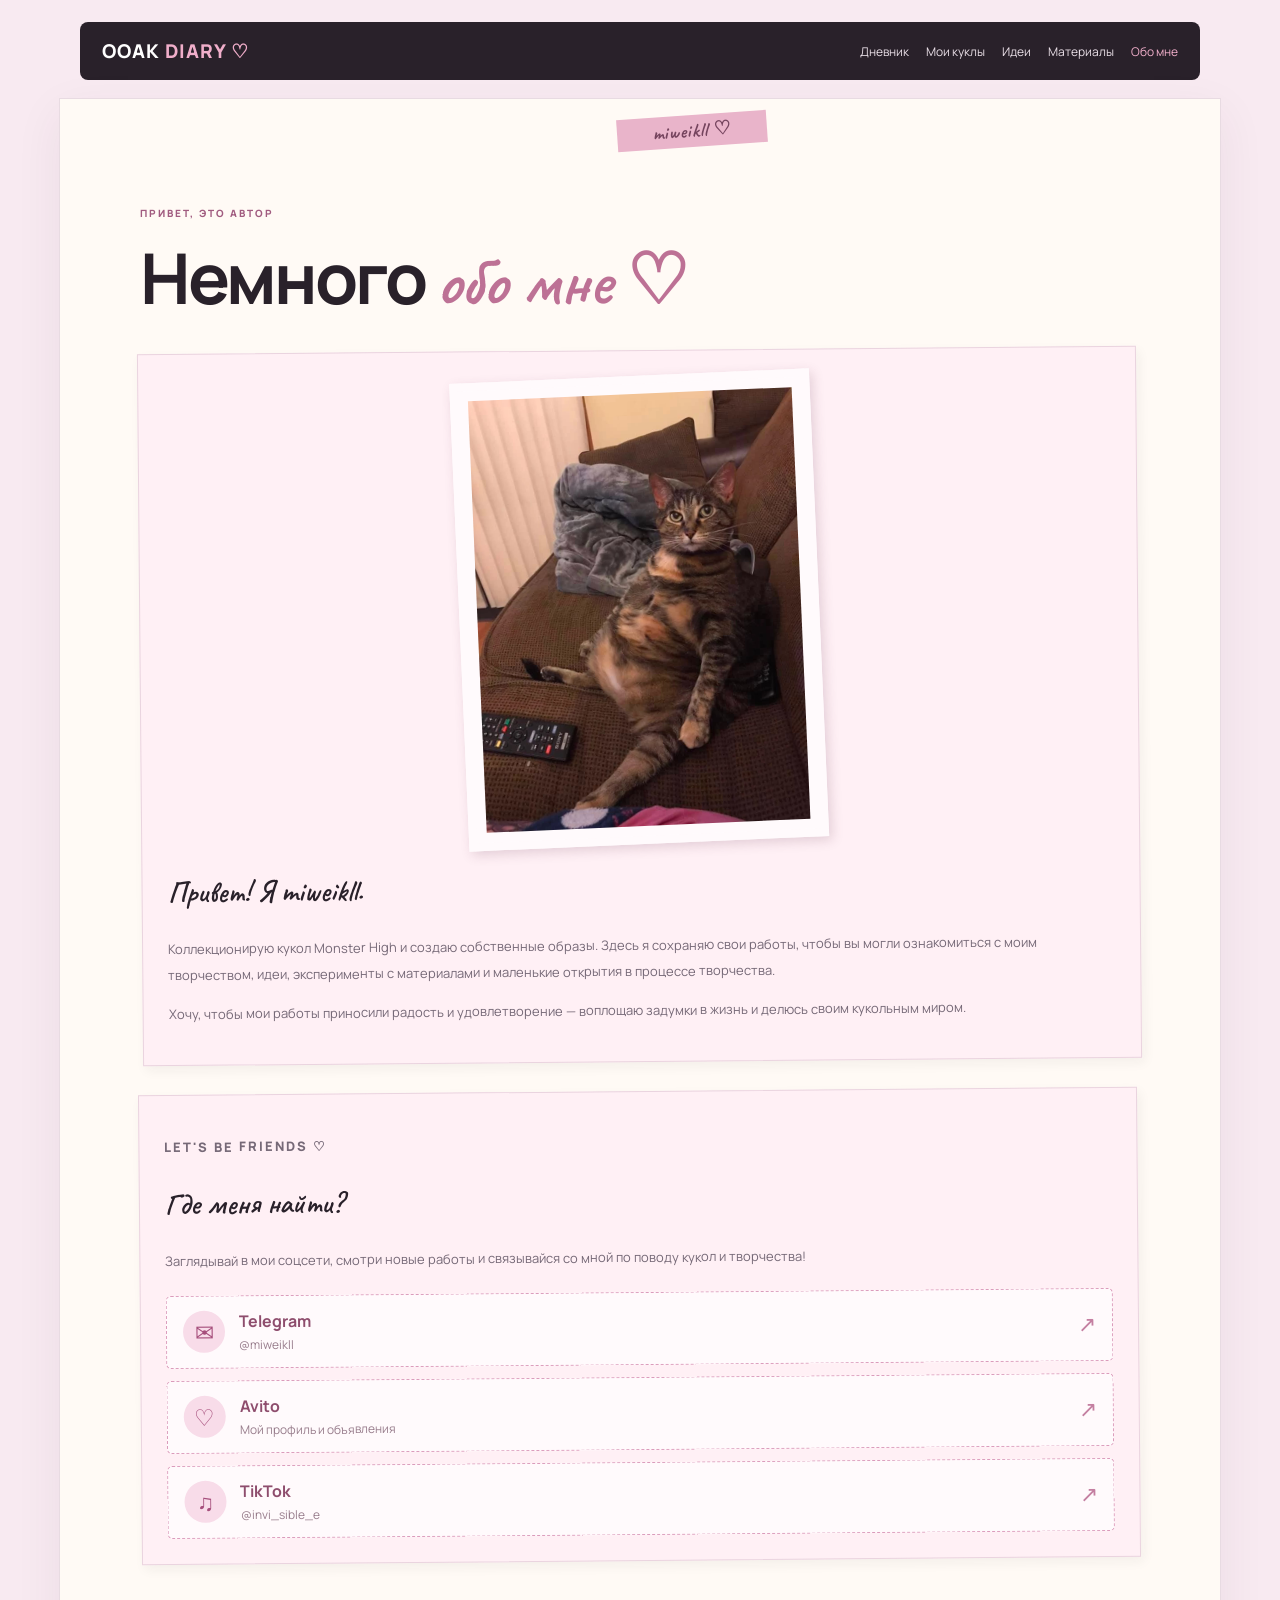
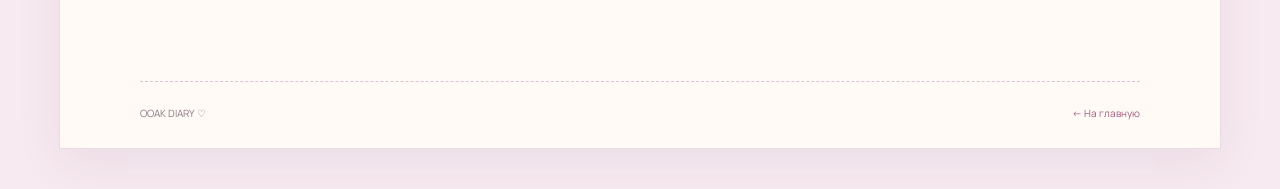
<file: about.html>
<!DOCTYPE html>
<html lang="ru">
<head>
  <meta charset="UTF-8">
  <meta name="viewport" content="width=device-width, initial-scale=1.0">
  <title>Обо мне — OOAK Diary</title>
  <link rel="stylesheet" href="style.css">
</head>
<body>
<header class="topbar">
  <a class="logo" href="index.html">OOAK <span>DIARY ♡</span></a>
  <nav>
    <a href="index.html">Дневник</a>
    <a href="works.html">Мои куклы</a>
    <a href="ideas.html">Идеи</a>
    <a href="materials.html">Материалы</a>
    <a class="active" href="about.html">Обо мне</a>
  </nav>
</header>

<main class="paper">
  <div class="tape">miweikll ♡</div>

  <section class="subpage">
    <p class="eyebrow">ПРИВЕТ, ЭТО АВТОР</p>
    <h1>Немного <span>обо мне ♡</span></h1>

    <article class="journal-note">
      
<div class="fake-photo about-photo">
  <img src="images/я1.JPG" alt="Фото автора OOAK Diary">
</div>


      <h2>Привет! Я miweikll.</h2>
      <p>Коллекционирую кукол Monster High и создаю собственные образы. Здесь я сохраняю свои работы, чтобы вы могли ознакомиться с моим творчеством, идеи, эксперименты с материалами и маленькие открытия в процессе творчества.</p>
      <p>Хочу, чтобы мои работы приносили радость и удовлетворение  — воплощаю задумки в жизнь и делюсь своим кукольным миром.</p>
    </article>

    <article class="journal-note note-pink">
      <p class="eyebrow">LET'S BE FRIENDS ♡</p>
      <h2>Где меня найти?</h2>
      <p>Заглядывай в мои соцсети, смотри новые работы и связывайся со мной по поводу кукол и творчества!</p>

      <div class="about-socials">

        <a
          class="about-social-link"
          href="https://t.me/miweikll"
          target="_blank"
          rel="noopener noreferrer"
        >
          <span class="about-social-icon">✉</span>
          <span class="about-social-text">
            <strong>Telegram</strong>
            <small>@miweikll</small>
          </span>
          <span class="about-social-arrow">↗</span>
        </a>

        <a
          class="about-social-link"
          href="https://www.avito.ru/user/728dd498f23992a7e13f424607951026/profile?src=sharing"
          target="_blank"
          rel="noopener noreferrer"
        >
          <span class="about-social-icon">♡</span>
          <span class="about-social-text">
            <strong>Avito</strong>
            <small>Мой профиль и объявления</small>
          </span>
          <span class="about-social-arrow">↗</span>
        </a>

        <a
          class="about-social-link"
          href="https://www.tiktok.com/@invi_sible_e"
          target="_blank"
          rel="noopener noreferrer"
        >
          <span class="about-social-icon">♫</span>
          <span class="about-social-text">
            <strong>TikTok</strong>
            <small>@invi_sible_e</small>
          </span>
          <span class="about-social-arrow">↗</span>
        </a>

      </div>
    </article>
  </section>

  <footer>
    <span>OOAK DIARY ♡</span>
    <a href="index.html">← На главную</a>
  </footer>
</main>
</body>
</html>
</file>
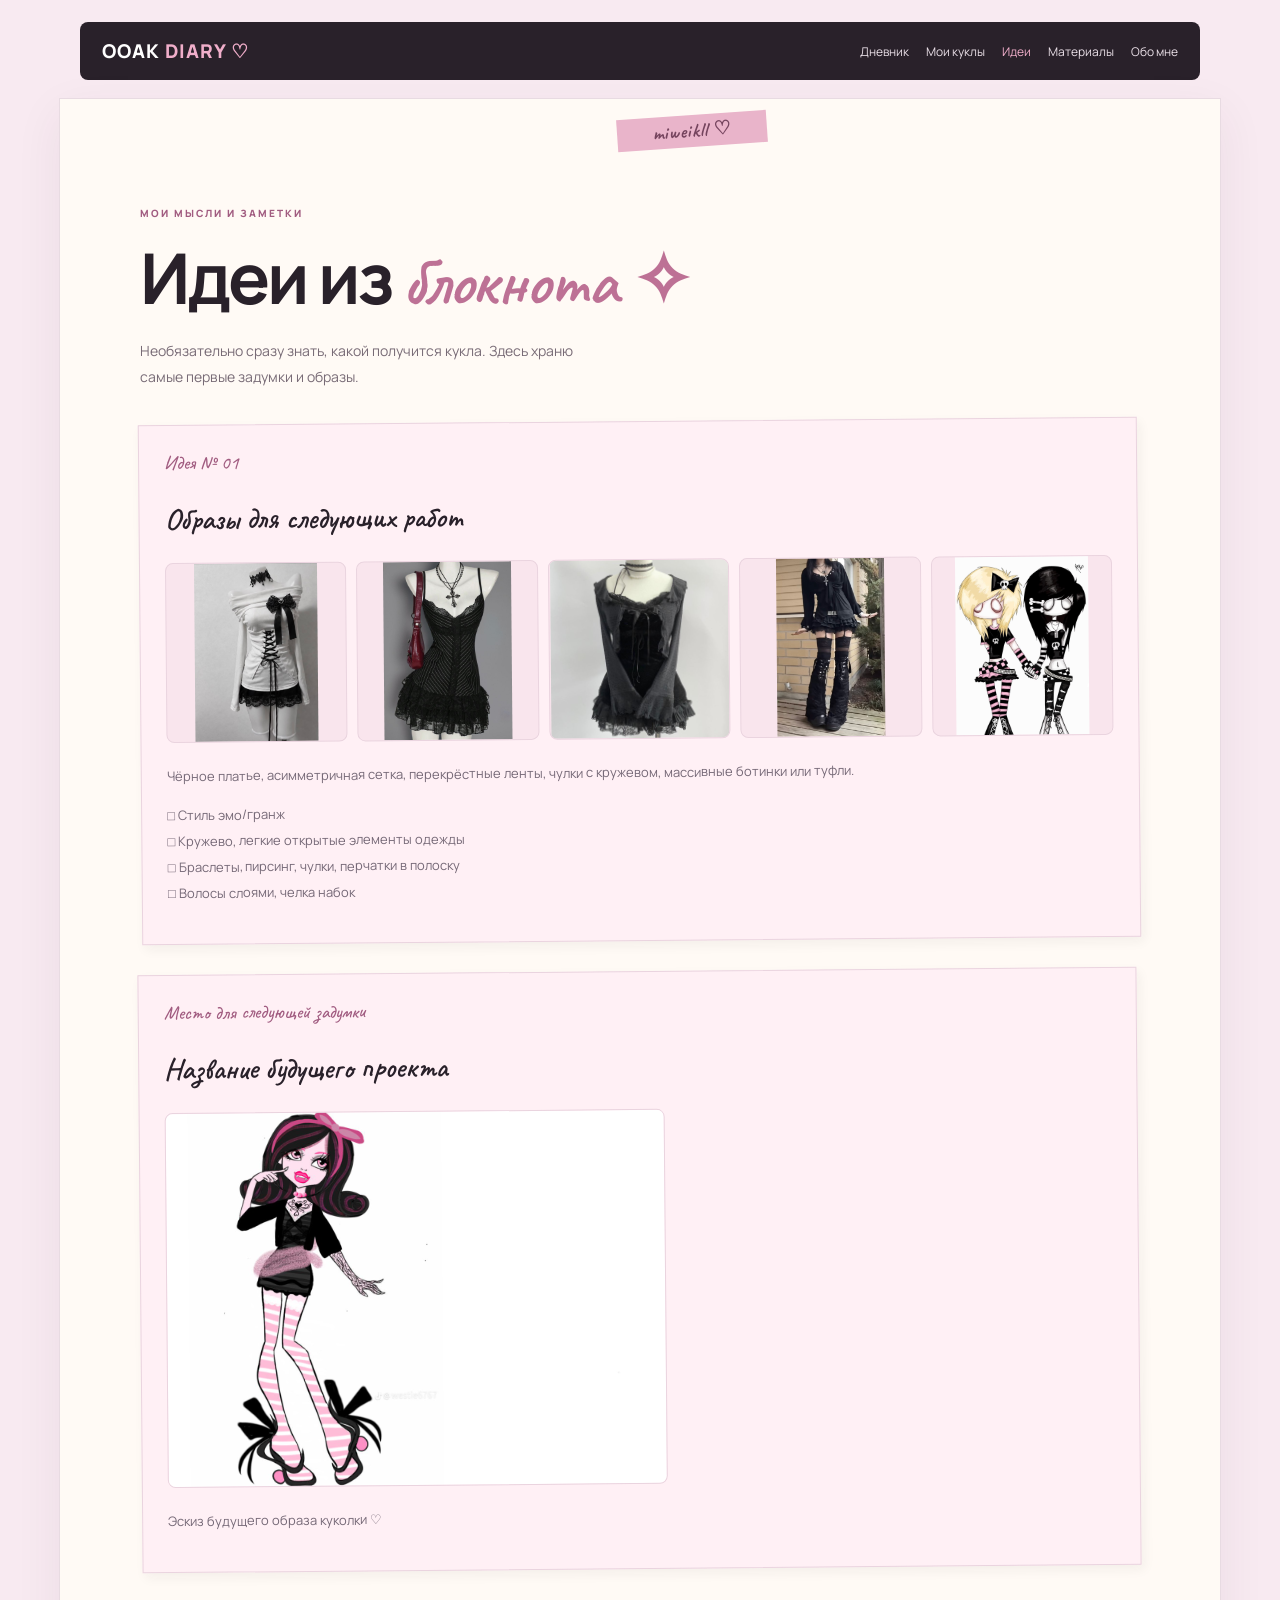
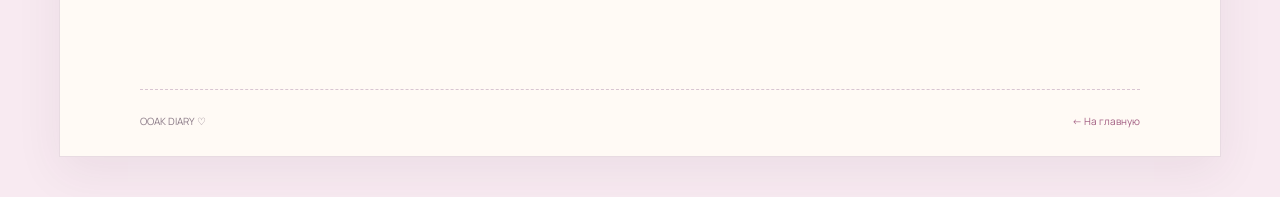
<file: ideas.html>
<!DOCTYPE html>
<html lang="ru">
<head>
  <meta charset="UTF-8">
  <meta name="viewport" content="width=device-width, initial-scale=1.0">
  <title>Идеи и эскизы — OOAK Diary</title>
  <link rel="stylesheet" href="style.css">
</head>
<body>
<header class="topbar">
  <a class="logo" href="index.html">OOAK <span>DIARY ♡</span></a>
  <nav>
    <a href="index.html">Дневник</a>
    <a href="works.html">Мои куклы</a>
    <a class="active" href="ideas.html">Идеи</a>
    <a href="materials.html">Материалы</a>
    <a href="about.html">Обо мне</a>
  </nav>
</header>

<main class="paper">
  <div class="tape">miweikll ♡</div>

  <section class="subpage">
    <p class="eyebrow">МОИ МЫСЛИ И ЗАМЕТКИ</p>
    <h1>Идеи из <span>блокнота ✧</span></h1>
    <p class="intro-text">
      Необязательно сразу знать, какой получится кукла. Здесь храню самые первые задумки и образы.
    </p>

    <article class="journal-note">
      <span class="handwritten">Идея № 01</span>
      <h2>Образы для следующих работ</h2>

      <div class="idea-photos">
        <img src="images/1idea.jpeg" alt="Эскиз 1" loading="lazy">
        <img src="images/2.jpg" alt="Эскиз 2" loading="lazy">
        <img src="images/3.jpg" alt="Эскиз 3" loading="lazy">
        <img src="images/4.jpg" alt="Эскиз 4" loading="lazy">
        <img src="images/5idea.jpeg" alt="Эскиз 5" loading="lazy">
      </div>

      <p>
        Чёрное платье, асимметричная сетка, перекрёстные ленты, чулки с кружевом, массивные ботинки или туфли.
      </p>

      <p>
        □ Стиль эмо/гранж<br>
        □ Кружево, легкие открытые элементы одежды<br>
        □ Браслеты, пирсинг, чулки, перчатки в полоску<br>
        □ Волосы слоями, челка набок
      </p>
    </article>

    <article class="journal-note note-cream">
  <span class="handwritten">Место для следующей задумки</span>
  <h2>Название будущего проекта</h2>

  <div class="idea-photos">
    <img src="images/escis1.jpg" alt="Эскиз будущего проекта" loading="lazy">
  </div>

  <p>Эскиз будущего образа куколки ♡</p>
</article>
  </section>

  <footer>
    <span>OOAK DIARY ♡</span>
    <a href="index.html">← На главную</a>
  </footer>
</main>




<script src="script.js"></script>
</body>
</html>
</file>
<file: style.css>
@import url('https://fonts.googleapis.com/css2?family=Caveat:wght@400;500;600;700&family=Manrope:wght@400;500;600;700;800&display=swap');

:root {
  --ink: #29212a;
  --pink: #e8a8c2;
  --paper: #fffaf5;
  --muted: #837580;
  --line: #eadce3;
}

* {
  box-sizing: border-box;
}

html {
  scroll-behavior: smooth;
}

body {
  margin: 0;
  padding: 0 22px 40px;
  color: var(--ink);
  background-color: #f2e8ee;
  background-image: radial-gradient(#d9c4d1 0.7px, transparent 0.7px);
  background-size: 14px 14px;
  font-family: 'Manrope', sans-serif;
}

a {
  color: inherit;
  text-decoration: none;
}

/* Шапка сайта */

.topbar {
  max-width: 1120px;
  margin: 22px auto 18px;
  padding: 16px 22px;
  background: #29212a;
  color: white;
  border-radius: 8px;
  display: flex;
  justify-content: space-between;
  align-items: center;
  gap: 18px;
  flex-wrap: wrap;
}

.logo {
  font-weight: 800;
  letter-spacing: 1px;
  font-size: 19px;
}

.logo span {
  color: #f0aeca;
}

nav {
  display: flex;
  flex-wrap: wrap;
  gap: 17px;
  font-size: 12px;
}

nav a {
  color: #e9dfe7;
  transition: color 0.2s;
}

nav a:hover,
nav a.active {
  color: #f0aeca;
}

/* Основной лист */

.paper {
  position: relative;
  max-width: 1120px;
  margin: auto;
  padding: 55px 6.5% 28px;
  background: var(--paper);
  border: 1px solid #e8dbe2;
  box-shadow: 0 15px 45px #46304412;
  overflow: hidden;
}



.tape {
  position: absolute;
  width: 150px;
  min-height: 30px;
  padding: 4px 8px;
  background: #e9b4ca;
  top: 16px;
  left: 48%;
  transform: rotate(-4deg);
  display: flex;
  align-items: center;
  justify-content: center;
  color: #75445e;
  font-family: 'Caveat', cursive;
  font-size: 19px;
  font-weight: 700;
  letter-spacing: 1px;
  z-index: 10;
  opacity: 1;
  visibility: visible;
}



/* Заголовки и текст */

.eyebrow {
  color: #a15c80;
  font-size: 10px;
  font-weight: 800;
  letter-spacing: 2px;
}

h1 {
  font-size: clamp(38px, 6vw, 70px);
  line-height: 1.08;
  letter-spacing: -3px;
  margin: 24px 0 18px;
}

h1 span {
  color: #bd7195;
  font-family: 'Caveat', cursive;
  font-weight: 600;
  letter-spacing: -1px;
}

.intro-text {
  max-width: 470px;
  font-size: 14px;
  line-height: 1.9;
  color: #786b76;
}

.sticker-button {
  display: inline-block;
  margin-top: 18px;
  background: #302530;
  color: white;
  padding: 15px 22px;
  border-radius: 4px;
  font-size: 12px;
  transition: transform 0.2s, background 0.2s;
}

.sticker-button:hover {
  transform: translateY(-3px);
  background: #9b557a;
}

/* Декоративные элементы */

.doodle {
  position: absolute;
  font-family: 'Caveat', cursive;
  color: #cb83a4;
}

.doodle-one {
  right: 13%;
  top: 35%;
  font-size: 85px;
  transform: rotate(12deg);
}

.doodle-two {
  right: 4%;
  bottom: 17%;
  font-size: 65px;
  transform: rotate(-15deg);
}

/* Главная страница */

.intro {
  position: relative;
  padding: 42px 0 65px;
  border-bottom: 1px dashed #d9c5d2;
}

.diary-section {
  padding: 35px 0 45px;
}

.section-heading {
  display: flex;
  justify-content: space-between;
  align-items: center;
  gap: 12px;
  flex-wrap: wrap;
  font-size: 10px;
  font-weight: 800;
  letter-spacing: 1.4px;
}

.handwritten {
  font-family: 'Caveat', cursive;
  color: #a15c80;
  font-size: 19px;
  font-weight: 500;
  letter-spacing: 0;
}

/* Сетка карточек */

.note-grid {
  display: grid;
  grid-template-columns: repeat(3, minmax(0, 1fr));
  align-items: stretch;
  gap: 27px;
  margin-top: 30px;
}

.note {
  position: relative;
  display: block;
  padding: 13px 13px 20px;
  border: 1px solid #e8dce1;
  box-shadow: 2px 6px 15px #30253012;
  transition: transform 0.25s, box-shadow 0.25s;
}

.note:hover {
  transform: rotate(0deg) translateY(-7px);
  box-shadow: 4px 12px 22px #30253020;
}

.note-pink {
  background: #f9e5ed;
}

.note-cream {
  background: #fff0d9;
}

.note-lilac {
  background: #eee5f6;
}

.tilt-left {
  transform: rotate(-2deg);
}

.tilt-right {
  transform: rotate(2deg);
}

.pin {
  position: absolute;
  right: 13px;
  top: 8px;
  z-index: 1;
  font-size: 21px;
  color: #a65d83;
}

/* Заглушки для фотографий */

.fake-photo {
  height: 170px;
  display: flex;
  flex-direction: column;
  align-items: center;
  justify-content: center;
  gap: 8px;
  border: 1px dashed #c9aaba;
  text-align: center;
  padding: 10px;
  background-image: radial-gradient(#c9aaba55 0.8px, transparent 0.8px);
  background-size: 9px 9px;
}

.fake-photo span {
  font-size: 11px;
  font-weight: 800;
  letter-spacing: 1px;
}

.fake-photo small {
  font-family: 'Caveat', cursive;
  font-size: 18px;
  color: #80667b;
}

.doll-photo {
  background-color: #f1cddc;
}

.sketch-photo {
  background-color: #f9e5c6;
}

.material-photo {
  background-color: #e2d4ee;
}

.note h2 {
  font-family: 'Caveat', cursive;
  font-size: 27px;
  font-weight: 600;
  margin: 17px 0 5px;
}

.note p {
  color: #766977;
  font-size: 11px;
  line-height: 1.8;
}

.note-link {
  display: inline-block;
  font-size: 11px;
  font-weight: 800;
  margin-top: 8px;
}

/* Последняя запись */

.latest {
  padding: 30px;
  background: #f5e5ed;
  display: flex;
  align-items: center;
  justify-content: space-between;
  gap: 20px;
  border-left: 4px solid #cf91ae;
}

.latest h2 {
  font-family: 'Caveat', cursive;
  font-size: 32px;
  margin: 10px 0;
}

.latest p:last-child {
  color: #786b76;
  font-size: 12px;
  line-height: 1.8;
}

.big-heart {
  color: #bd7195;
  font-size: 75px;
  font-family: 'Caveat', cursive;
}

/* Страницы сайта */

.subpage {
  padding: 42px 0 55px;
  min-height: 55vh;
}

.subpage > h1 {
  margin-top: 20px;
}

.journal-note {
  position: relative;
  margin: 30px 0;
  padding: 25px;
  background: #fff0f5;
  border: 1px solid #ead4df;
  box-shadow: 3px 5px 12px #3025300d;
  transform: rotate(-0.5deg);
}

.journal-note h2 {
  font-family: 'Caveat', cursive;
  font-size: 30px;
  font-weight: 600;
}

.journal-note p {
  color: #766977;
  font-size: 13px;
  line-height: 2;
}

.journal-note .fake-photo {
  max-width: 360px;
  margin-bottom: 20px;
}

/* Карточки кукол */


/* Описание куклы можно прокручивать */

.work-card > p:not(.sold-label):not(.sale-label) {
  height: 100px;
  min-height: 100px;
  max-height: 100px;
  flex: 0 0 100px;
  margin: 0;
  color: #766977;
  font-size: 12px;
  line-height: 1.8;
  overflow-y: auto;
  overflow-x: hidden;
  padding-right: 5px;
}

/* Полоса прокрутки описания */

.work-card > p:not(.sold-label):not(.sale-label)::-webkit-scrollbar {
  width: 4px;
}

.work-card > p:not(.sold-label):not(.sale-label)::-webkit-scrollbar-thumb {
  background: #d9a5bd;
  border-radius: 10px;
}

.work-card > p:not(.sold-label):not(.sale-label)::-webkit-scrollbar-track {
  background: #f5e8ee;
  border-radius: 10px;
}


/* Галерея фотографий */

.photo-gallery {
  position: relative;
  width: 100%;
  height: 300px;
  flex: 0 0 300px;
  overflow: hidden;
  border-radius: 12px;
  background: #f5edf2;
  margin-bottom: 12px;
}

.photo-gallery .work-photo {
  display: block;
  width: 100%;
  height: 100%;
  object-fit: contain;
  margin: 0;
}

.gallery-arrow {
  position: absolute;
  z-index: 2;
  top: 50%;
  transform: translateY(-50%);
  width: 38px;
  height: 44px;
  border: none;
  border-radius: 10px;
  background: rgba(255, 255, 255, 0.9);
  color: #8e5875;
  font-size: 28px;
  cursor: pointer;
}

.gallery-arrow.prev {
  left: 8px;
}

.gallery-arrow.next {
  right: 8px;
}

.photo-counter {
  position: absolute;
  bottom: 9px;
  left: 50%;
  transform: translateX(-50%);
  padding: 4px 10px;
  border-radius: 20px;
  background: rgba(35, 25, 33, 0.75);
  color: white;
  font-size: 12px;
}

/* Заголовки карточек кукол */

.work-card h3 {
  margin: 10px 0;
  font-family: 'Caveat', cursive;
  font-size: 27px;
  font-weight: 600;
  line-height: 1.3;
  min-height: 35px;
}

/* Описания занимают одинаковую высоту */

.work-card > p:not(.sold-label):not(.sale-label) {
  height: 100px;
  min-height: 100px;
  max-height: 100px;
  flex: 0 0 100px;
  margin: 0;
  color: #766977;
  font-size: 12px;
  line-height: 1.8;
  overflow: hidden;
}

/* Надпись ПРОДАНО */

.work-card .sold-label {
  flex: 0 0 auto;
  margin: 12px 0 0;
  color: #9a3149;
  font-weight: 800;
  font-size: 14px;
  letter-spacing: 2px;
  line-height: 1.5;
  text-transform: uppercase;
}

/* Цена куклы Ula — такой же шрифт, как у ПРОДАНО */

.work-card > p.sale-label {
  height: auto;
  min-height: 0;
  max-height: none;
  flex: 0 0 auto;
  margin: 12px 0 0;
  color: #9bbf9a;
  font-weight: 800;
  font-size: 14px;
  letter-spacing: 2px;
  line-height: 1.5;
  text-transform: uppercase;
  overflow: visible;
}

/* Заглушки в карточках имеют высоту галереи */

.work-card .fake-photo {
  height: 300px;
  flex: 0 0 300px;
  margin-bottom: 12px;
}

/* Подвал */

footer {
  border-top: 1px dashed #d9c5d2;
  padding-top: 24px;
  margin-top: 35px;
  display: flex;
  justify-content: space-between;
  gap: 15px;
  flex-wrap: wrap;
  color: #8b7a87;
  font-size: 10px;
}

footer a {
  color: #a15c80;
}

/* Адаптация под планшеты и телефоны */

@media (max-width: 760px) {
  body {
    padding: 0 10px 20px;
  }

  .topbar {
    padding: 16px;
  }

  nav {
    gap: 12px;
  }

  .paper {
    padding: 40px 6% 25px;
  }

  .note-grid {
    grid-template-columns: 1fr;
    gap: 24px;
    max-width: 390px;
    margin-left: auto;
    margin-right: auto;
  }

  .fake-photo {
    height: 220px;
  }

  .work-card .fake-photo {
    height: 300px;
  }

  .doodle-one {
    right: 5%;
    top: 12%;
    font-size: 52px;
  }

  .doodle-two {
    right: 2%;
    bottom: 8%;
    font-size: 45px;
  }

  h1 {
    letter-spacing: -2px;
  }

  .latest {
    padding: 22px;
  }

  .journal-note {
    padding: 18px;
  }
}

/* ===== Полноэкранный просмотр фотографий ===== */

.lightbox {
    display: none;
    position: fixed;
    inset: 0;
    z-index: 9999;
    background: rgba(12, 8, 15, 0.96);
    align-items: center;
    justify-content: center;
    padding: 65px 75px;
    box-sizing: border-box;
}

.lightbox.active {
    display: flex;
}

.lightbox-image {
    display: block;
    max-width: 100%;
    max-height: 100%;
    width: auto;
    height: auto;
    object-fit: contain;
    border-radius: 5px;
    box-shadow: 0 0 35px rgba(219, 155, 187, 0.18);
    user-select: none;
}

.lightbox-close {
    position: absolute;
    top: 18px;
    right: 28px;
    z-index: 2;
    border: none;
    background: transparent;
    color: #f3c8df;
    font-size: 46px;
    line-height: 1;
    cursor: pointer;
}

.lightbox-arrow {
    position: absolute;
    top: 50%;
    transform: translateY(-50%);
    z-index: 2;
    width: 48px;
    height: 65px;
    border: 1px solid rgba(219, 155, 187, 0.35);
    border-radius: 8px;
    background: rgba(219, 155, 187, 0.12);
    color: #f3c8df;
    font-size: 28px;
    cursor: pointer;
    transition: background 0.2s, color 0.2s;
}

.lightbox-arrow:hover {
    background: #db9bbb;
    color: #241520;
}

.lightbox-prev {
    left: 18px;
}

.lightbox-next {
    right: 18px;
}

.lightbox-counter {
    position: absolute;
    bottom: 18px;
    left: 50%;
    transform: translateX(-50%);
    color: #f3c8df;
    font-size: 14px;
    letter-spacing: 2px;
}

/* Для небольших экранов */
@media (max-width: 600px) {
    .lightbox {
        padding: 60px 12px;
    }

    .lightbox-image {
        max-width: 100%;
        max-height: 80vh;
    }

    .lightbox-arrow {
        width: 38px;
        height: 50px;
        font-size: 22px;
        background: rgba(20, 12, 22, 0.75);
    }

    .lightbox-prev {
        left: 5px;
    }

    .lightbox-next {
        right: 5px;
    }

    .lightbox-close {
        top: 12px;
        right: 15px;
    }
}

/* Увеличение фотографии на весь экран */
.zoomable-photo {
    width: 100%;
    height: 100%;
    object-fit: cover;
    cursor: zoom-in;
}

.photo-lightbox {
    display: none;
    position: fixed;
    inset: 0;
    z-index: 9999;
    background: rgba(15, 10, 18, 0.94);
    align-items: center;
    justify-content: center;
    padding: 50px 20px 20px;
    box-sizing: border-box;
}

.photo-lightbox.open {
    display: flex;
}

.photo-lightbox img {
    max-width: 95%;
    max-height: 90vh;
    object-fit: contain;
    cursor: zoom-out;
}

.lightbox-close {
    position: absolute;
    top: 15px;
    right: 25px;
    border: none;
    background: transparent;
    color: white;
    font-size: 45px;
    cursor: pointer;
}

/* Стрелки в карточке с фотографиями */
.photo-gallery {
  position: relative;
  display: flex;
  align-items: center;
  justify-content: center;
  overflow: hidden;
}




.photo-gallery .work-photo {
  display: block;
  width: 100%;
  height: 100%;
  object-fit: contain;
  margin: 0;
}




.photo-gallery .prev,
.photo-gallery .next {
  position: absolute;
  top: 50%;
  transform: translateY(-50%);
  z-index: 5;

  width: 32px;
  height: 38px;
  padding: 0;

  display: flex;
  align-items: center;
  justify-content: center;

  border: none;
  border-radius: 8px;
  background: rgba(255, 255, 255, 0.85);
  color: #db9bbb;
  font-size: 28px;
  line-height: 1;
  cursor: pointer;
}

.photo-gallery .prev {
  left: 8px;
}

.photo-gallery .next {
  right: 8px;
}

.photo-gallery .photo-counter {
  position: absolute;
  bottom: 8px;
  left: 50%;
  transform: translateX(-50%);
  z-index: 5;

  padding: 4px 9px;
  border-radius: 10px;
  background: rgba(0, 0, 0, 0.6);
  color: white;
  font-size: 12px;
}
```css
/* Пять фотографий эмо-образа в один горизонтальный ряд */
.idea-photos {
  display: flex;
  flex-direction: row;
  align-items: flex-start;
  gap: 12px;
  width: 100%;
  margin: 20px 0;
}

.idea-photos img {
  display: block;
  width: calc((100% - 48px) / 5);
  height: 180px;
  min-width: 0;
  flex: 1 1 0;
  object-fit: contain;
  background: #f9e5ed;
  border: 1px solid #ead4df;
  border-radius: 8px;
}

/* На телефонах фотографии тоже идут горизонтально */
@media (max-width: 600px) {
  .idea-photos {
    gap: 5px;
  }

  .idea-photos img {
    height: 100px;
  }
}

/* Фотографии эскизов на странице «Идеи» */
.idea-photos {
  display: grid;
  grid-template-columns: repeat(5, minmax(0, 1fr));
  gap: 10px;
  width: 100%;
  margin: 20px 0;
}

.idea-photos img {
  display: block;
  width: 100%;
  height: 180px;
  object-fit: contain;
  cursor: zoom-in;
  background: #f9e5ed;
  border: 1px solid #ead4df;
  border-radius: 8px;
}

/* На узком экране фотографии остаются в одном ряду */
@media (max-width: 600px) {
  .idea-photos {
    gap: 5px;
  }

  .idea-photos img {
    height: 100px;
  }
}

/* ===== Социальные сети на странице «Обо мне» ===== */

.about-socials {
  display: flex;
  flex-direction: column;
  gap: 12px;
  margin-top: 22px;
}

.about-social-link {
  display: flex;
  align-items: center;
  gap: 14px;
  padding: 14px 16px;
  color: inherit;
  text-decoration: none;
  background: rgba(255, 255, 255, 0.65);
  border: 1px dashed #db9bbb;
  border-radius: 5px;
  transition: transform 0.2s ease, background 0.2s ease;
}

.about-social-link:hover {
  transform: translateY(-3px) rotate(-0.4deg);
  background: #fff0f7;
}

.about-social-icon {
  display: flex;
  align-items: center;
  justify-content: center;
  width: 42px;
  height: 42px;
  flex-shrink: 0;
  border-radius: 50%;
  background: #f8dce9;
  color: #a64f7c;
  font-size: 23px;
}

.about-social-text {
  display: flex;
  flex-direction: column;
  gap: 4px;
  min-width: 0;
}

.about-social-text strong {
  font-size: 16px;
  color: #8e4d6d;
}

.about-social-text small {
  font-size: 12px;
  color: #987d8c;
  overflow-wrap: anywhere;
}

.about-social-arrow {
  margin-left: auto;
  color: #c47fa1;
  font-size: 22px;
}

@media (max-width: 480px) {
  .about-social-link {
    padding: 12px;
    gap: 10px;
  }
}

/* Фото автора в разделе «Обо мне» */
.about-photo {
  width: 100%;
  max-width: 350px;
  height: auto;
  margin: 0 auto 25px;
  overflow: hidden;
  transform: rotate(-2deg);
  border: 8px solid #fffafc;
  box-shadow: 3px 4px 12px rgba(100, 50, 75, 0.18);
  background: #fffafc;
}

.about-photo img {
  display: block;
  width: 100%;
  height: auto;
  object-fit: contain;
}

/* Эскизы в заметке на полях */
.latest .sketch-row {
    display: grid;
    grid-template-columns: repeat(3, minmax(0, 1fr));
    gap: 12px;
    margin-top: 22px;
    width: 100%;
}

.latest .sketch-row img {
    display: block;
    width: 100%;
    height: 180px;
    object-fit: contain;
    box-sizing: border-box;
    padding: 6px;
    background: #fffafd;
    border: 1px solid #e8cbd9;
    box-shadow: 3px 4px 0 rgba(190, 135, 163, 0.15);
    transition: transform 0.2s ease;
}

.latest .sketch-row img:nth-child(1) {
    transform: rotate(-2deg);
}

.latest .sketch-row img:nth-child(2) {
    transform: rotate(1deg);
}

.latest .sketch-row img:nth-child(3) {
    transform: rotate(-1deg);
}

.latest .sketch-row img:hover {
    transform: translateY(-3px) rotate(0);
}

@media (max-width: 600px) {
    .latest .sketch-row {
        gap: 6px;
    }

    .latest .sketch-row img {
        height: 120px;
        padding: 3px;
    }
}

/* Увеличение эскизов по нажатию */
.latest .sketch-row img {
    cursor: zoom-in;
}

.sketch-lightbox {
    display: none;
    position: fixed;
    inset: 0;
    z-index: 9999;
    background: rgba(25, 15, 23, 0.88);
    align-items: center;
    justify-content: center;
    padding: 55px 20px 25px;
    box-sizing: border-box;
    cursor: zoom-out;
}

.sketch-lightbox.show {
    display: flex;
}

.sketch-lightbox img {
    display: block;
    max-width: 95%;
    max-height: 90vh;
    width: auto;
    height: auto;
    object-fit: contain;
    background: #fffafd;
    padding: 8px;
    box-sizing: border-box;
    box-shadow: 0 8px 35px rgba(0, 0, 0, 0.4);
    cursor: zoom-out;
}

.sketch-lightbox-close {
    position: absolute;
    top: 12px;
    right: 22px;
    border: none;
    background: transparent;
    color: white;
    font-size: 42px;
    line-height: 1;
    cursor: pointer;
}

.sketch-lightbox-close:hover {
    color: #f3b7d2;
}

.sketch-lightbox {
    display: none;
    position: fixed;
    inset: 0;
    z-index: 99999;
    background: rgba(25, 15, 23, 0.92);
    align-items: center;
    justify-content: center;
    padding: 50px 20px 20px;
    box-sizing: border-box;
}

.sketch-lightbox.show {
    display: flex;
}

.sketch-lightbox img {
    max-width: 95vw;
    max-height: 90vh;
    width: auto;
    height: auto;
    object-fit: contain;
    background: white;
    padding: 8px;
    box-sizing: border-box;
    cursor: zoom-out;
}

.sketch-lightbox-close {
    position: absolute;
    top: 10px;
    right: 20px;
    color: white;
    background: transparent;
    border: none;
    font-size: 42px;
    cursor: pointer;
}

/* Увеличиваем эскиз в карточке будущего проекта */
.note-cream .idea-photos {
  display: flex;
  justify-content: flex-start;
  width: 100%;
}

.note-cream .idea-photos img {
  width: 100%;
  max-width: 500px;
  height: auto;
  max-height: none;
  object-fit: contain;
}

/* Делаем страницу шире */
.paper {
  width: 94%;
  max-width: 1600px;
  margin-left: auto;
  margin-right: auto;
  box-sizing: border-box;
}

/* На небольших экранах оставляем отступы */
@media (max-width: 700px) {
  .paper {
    width: 96%;
  }
}

/* Убираем тёмную полосу сверху страницы */
html,
body {
  margin-top: 0;
  padding-top: 0;
  background-color: #f8eaf1;
}
</file>
